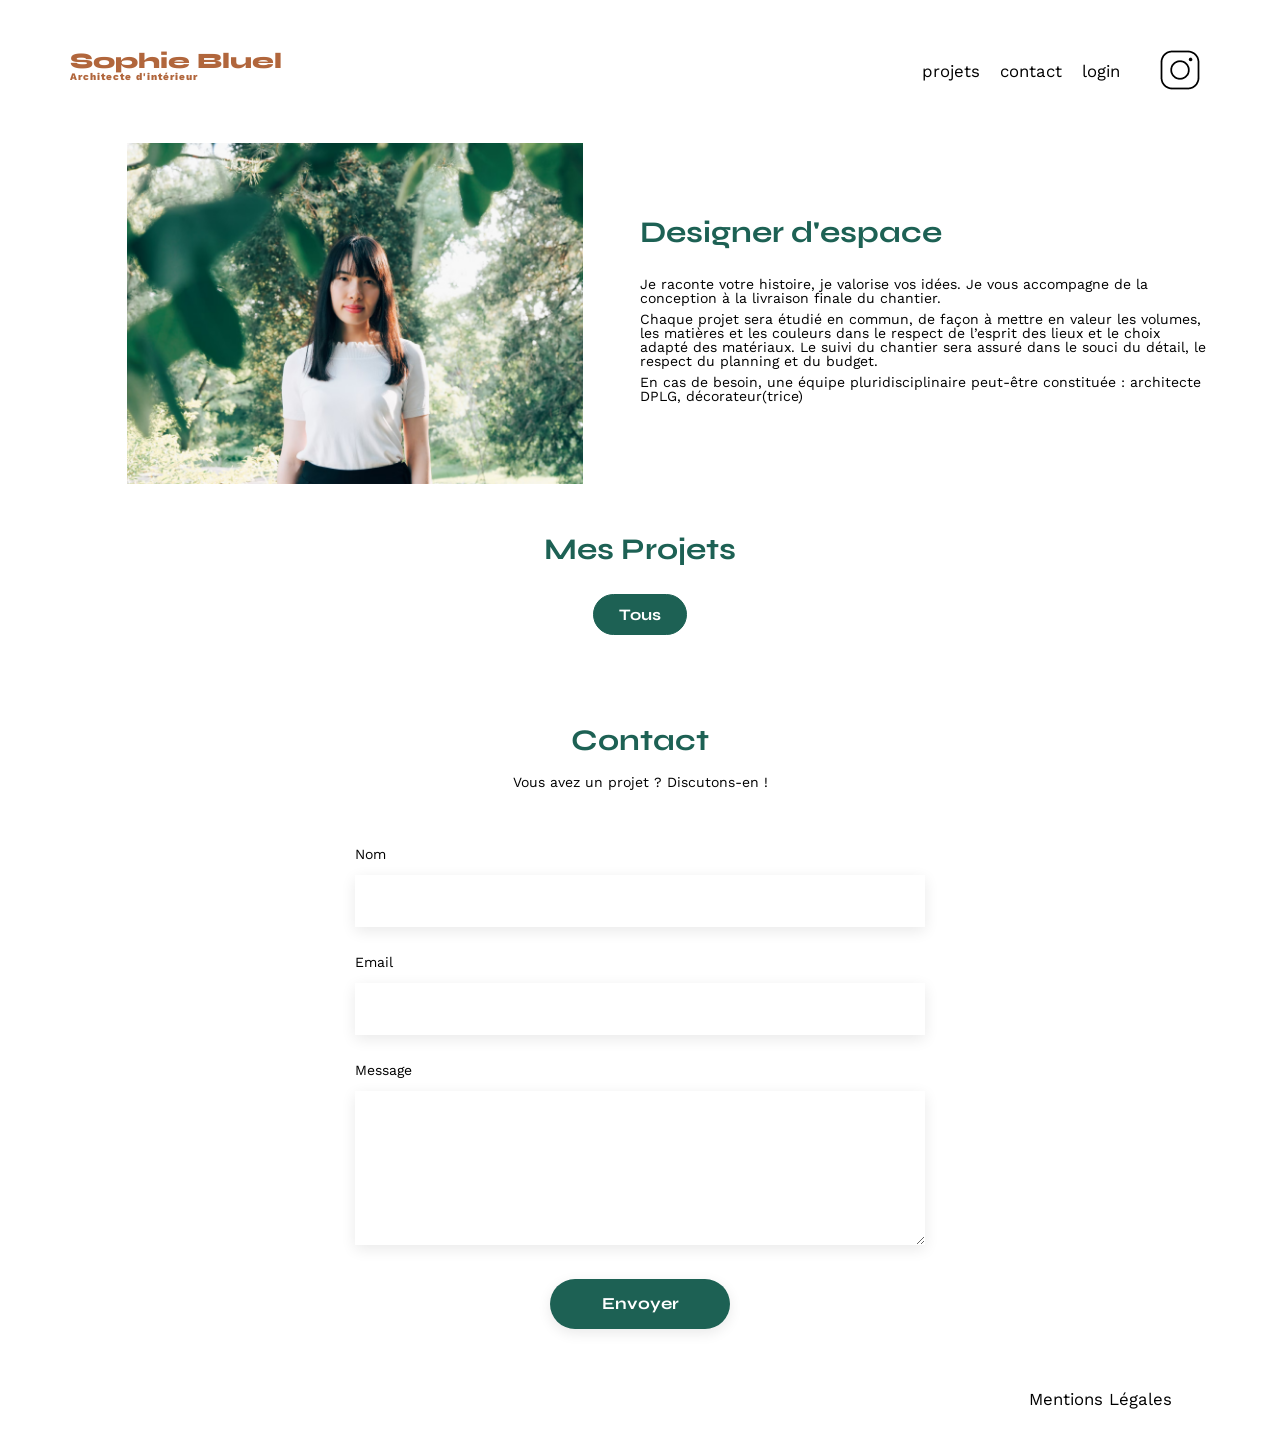
<file: FrontEnd/index.html>
<!DOCTYPE html>
<html lang="fr">
<head>
	<meta charset="UTF-8">
	<title>Sophie Bluel - Architecte d'intérieur</title>
	<meta name="viewport" content="width=device-width, initial-scale=1.0">
	<link rel="preconnect" href="https://fonts.googleapis.com">
	<link rel="preconnect" href="https://fonts.gstatic.com" crossorigin>
	<link href="https://fonts.googleapis.com/css2?family=Syne:wght@700;800&family=Work+Sans&display=swap" rel="stylesheet">
	<link rel="stylesheet" href="https://cdnjs.cloudflare.com/ajax/libs/font-awesome/6.2.1/css/all.min.css" integrity="sha512-MV7K8+y+gLIBoVD59lQIYicR65iaqukzvf/nwasF0nqhPay5w/9lJmVM2hMDcnK1OnMGCdVK+iQrJ7lzPJQd1w==" crossorigin="anonymous" referrerpolicy="no-referrer" />
	<meta name="description" content="">
	<link rel="stylesheet" href="./assets/style.css">
	
</head>
<body>
	<div id="mode_edition_banner" class="user_elements">
		<i class="fa-solid fa-pen-to-square"></i>
		<p>Mode édition</p>
	</div>
	<div class="page-wrapper">
		<header>
			<h1>Sophie Bluel <span>Architecte d'intérieur</span></h1>
			<nav>
				<ul>
					<li>projets</li>
					<li>contact</li>
					<li><a href="pages/login.html" class="guest_elements">login</a></li>
					<li><a href="pages/login.html" id="button_logout" class="user_elements">logout</a></li>
					<li><img src="assets/icons/instagram.png" alt="Instagram"></li>
				</ul>
			</nav>
		</header>
		<main>
			<section id="introduction">
				<figure>
					<img src="./assets/images/sophie-bluel.png" alt="">
				</figure>
				<article>
					<h2>Designer d'espace</h2>
					<p>Je raconte votre histoire, je valorise vos idées. Je vous accompagne de la conception à la livraison finale du chantier.</p>
					<p>Chaque projet sera étudié en commun, de façon à mettre en valeur les volumes, les matières et les couleurs dans le respect de l’esprit des lieux et le choix adapté des matériaux. Le suivi du chantier sera assuré dans le souci du détail, le respect du planning et du budget.</p>
					<p>En cas de besoin, une équipe pluridisciplinaire peut-être constituée : architecte DPLG, décorateur(trice)</p>
				</article>
			</section>
			<section id="portfolio">
				<h2>
					Mes Projets
					<span class="user_elements modifier-link">
						<i class="fa-solid fa-pen-to-square"></i>
						<span>modifier</span>
					</span>
				</h2>
				<div class="filter-group guest_elements">
				
				</div>
				<div class="gallery" id="gallery_container">
				
				</div>
			</section>
			<section id="contact">
				<h2>Contact</h2>
				<p>Vous avez un projet ? Discutons-en !</p>
				<form action="#" method="post">
					<label for="name">Nom</label>
					<input type="text" name="name" id="name">
					<label for="email">Email</label>
					<input type="email" name="email" id="email">
					<label for="message">Message</label>
					<textarea name="message" id="message" cols="30" rows="10"></textarea>
					<input type="submit" value="Envoyer">
				</form>
			</section>
		</main>

		<footer>
			<nav>
				<ul>
					<li>Mentions Légales</li>
				</ul>
			</nav>
		</footer>
	</div>
    <script src="./assets/js/api.js"></script>
	<script src="./assets/js/index.js"></script>
	<script src="./assets/js/filters.js"></script>
	<script src="./assets/js/modal.js"></script>
</body>
</html>
</file>
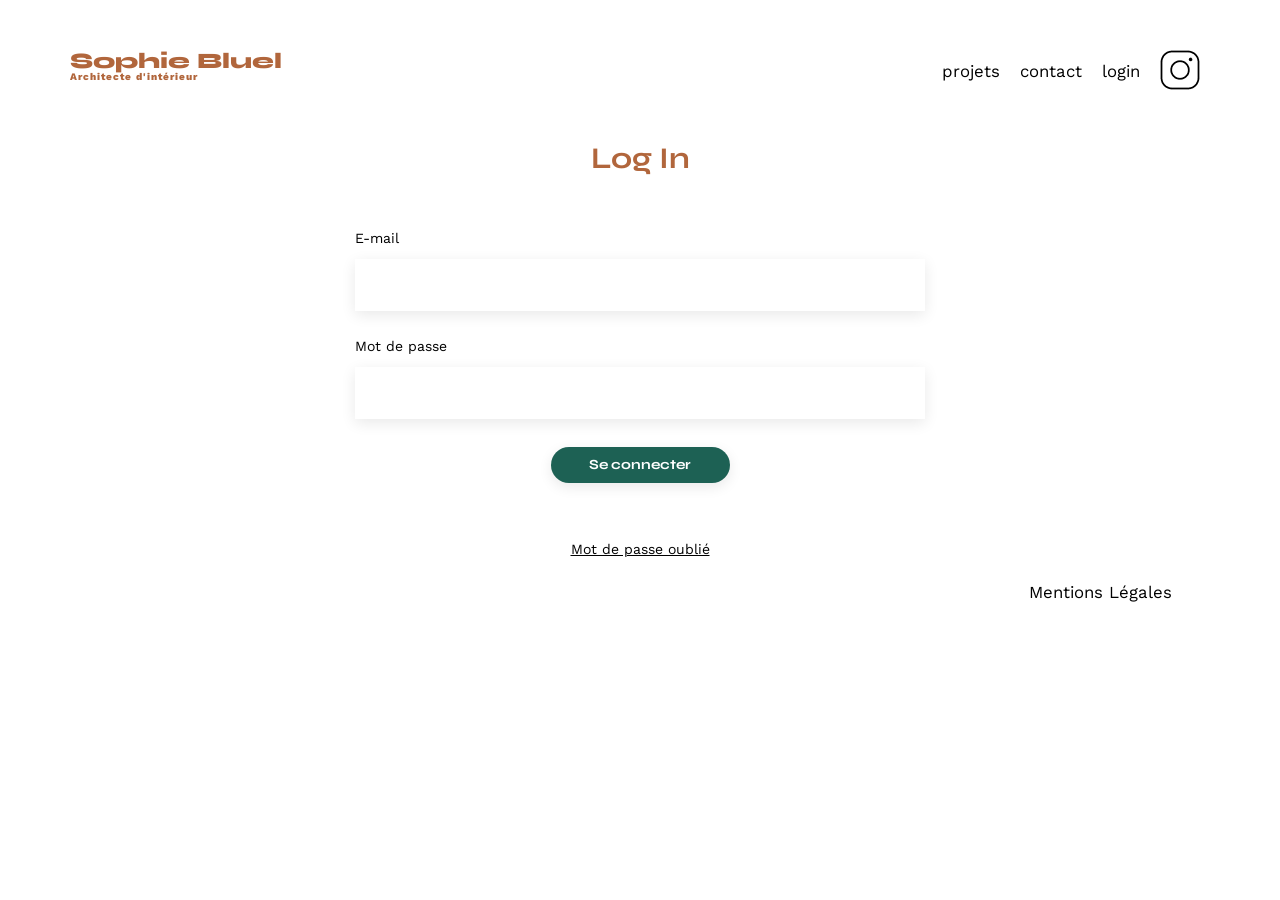
<file: FrontEnd/pages/login.html>
<!DOCTYPE html>
<html lang="fr">
<head>
  <meta charset="UTF-8">
  <title>Sophie Bluel - Architecte d'intérieur</title>
  <meta name="viewport" content="width=device-width, initial-scale=1.0">
  <link rel="preconnect" href="https://fonts.googleapis.com">
  <link rel="preconnect" href="https://fonts.gstatic.com" crossorigin>
  <link href="https://fonts.googleapis.com/css2?family=Syne:wght@700;800&family=Work+Sans&display=swap" rel="stylesheet">
  <meta name="description" content="">
  <link rel="stylesheet" href="../assets/style.css">

</head>
<body>
  <div class="page-wrapper">
    <header>
      <h1>Sophie Bluel <span>Architecte d'intérieur</span></h1>
      <nav>
        <ul>
          <li><a href="../index.html">projets</a></li>
          <li>contact</li>
          <li><a href="login.html">login</a></li>
          <li><img src="/FrontEnd/assets/icons/instagram.png" alt="Instagram"></li>
        </ul>
      </nav>
    </header>
    <main>
      <section id="login_section">
        <h1>Log In</h1>
        <form action="#" method="post" id="login_form">
          <label for="email">E-mail</label>
          <input type="email" name="email" id="email">
          
          <label for="password">Mot de passe</label>
          <input type="password" name="password" id="password">
          <input type="submit" value="Se connecter" id="login_button">
        </form>
        <div id="login_error_container">Erreur dans l’identifiant ou le mot de passe</div>
        <div class="reset-container">
          <a href="#" id="password_reset">Mot de passe oublié</a>
        </div>
      </section>
    </main>
    
    <footer>
      <nav>
        <ul>
          <li>Mentions Légales</li>
        </ul>
      </nav>
    </footer>
  </div>
  <script src="/FrontEnd/assets/js/form.js"></script>
</body>
</html>
</file>
<file: FrontEnd/assets/style.css>
/* http://meyerweb.com/eric/tools/css/reset/
   v2.0 | 20110126
   License: none (public domain)
*/

html, body, div, span, applet, object, iframe,
h1, h2, h3, h4, h5, h6, p, blockquote, pre,
a, abbr, acronym, address, big, cite, code,
del, dfn, em, img, ins, kbd, q, s, samp,
small, strike, strong, sub, sup, tt, var,
b, u, i, center,
dl, dt, dd, ol, ul, li,
fieldset, form, label, legend,
table, caption, tbody, tfoot, thead, tr, th, td,
article, aside, canvas, details, embed,
figure, figcaption, footer, header, hgroup,
menu, nav, output, ruby, section, summary,
time, mark, audio, video {
	margin: 0;
	padding: 0;
	border: 0;
	font-size: 100%;
	font: inherit;
	vertical-align: baseline;
}
/* HTML5 display-role reset for older browsers */
article, aside, details, figcaption, figure,
footer, header, hgroup, menu, nav, section {
	display: block;
}
body {
	line-height: 1;
}
ol, ul {
	list-style: none;
}
blockquote, q {
	quotes: none;
}
blockquote:before, blockquote:after,
q:before, q:after {
	content: '';
	content: none;
}
table {
	border-collapse: collapse;
	border-spacing: 0;
}
/** end reset css**/
body {
	font-family: 'Work Sans' ;
	font-size: 14px;
}

.page-wrapper {
	max-width: 1140px;
	margin: auto;
}

header {
	display: flex;
	justify-content: space-between;
	margin: 50px 0
}
section {
	margin: 50px 0
}

h1{
	display: flex;
	flex-direction: column;
	font-family: 'Syne';
	font-size: 22px;
	font-weight: 800;
	color: #B1663C
}

h1 > span {
	font-family: 'Work Sans';
	font-size:10px;
	letter-spacing: 0.1em;
;
}

h2{
	font-family: 'Syne';
	font-weight: 700;
	font-size: 30px;
	color: #1D6154
}
nav ul {
	display: flex;
	align-items: center;
	list-style-type: none;

}
nav li {
	padding: 0 10px;
	font-size: 1.2em;
}

li:hover {
	color: #B1663C;
}
#introduction {
	display: flex;
	align-items: center;
}
#introduction figure {
	flex: 1
}
#introduction img {
	display: block;
	margin: auto;
	width: 80%;
}

#introduction article {
	flex: 1
}
#introduction h2 {
	margin-bottom: 1em;
}

#introduction p {
	margin-bottom: 0.5em;
}
#portfolio h2 {
	text-align: center;
	margin: 0 auto 1em auto;
	width: max-content;
	position: relative;
}

.gallery {
	width: 100%;
	display: grid;
	grid-template-columns: 1fr 1fr 1fr;
	grid-column-gap: 20px;
	grid-row-gap: 20px;
}

.gallery img {
	width: 100%;

}
#contact, #login_section {
	width: 50%;
	margin: auto;
}
#contact > * , #login_section > *{
	text-align: center;

}
#contact h2, #login_section h2{
	margin-bottom: 20px;
}
#contact form, #login_section form{
	text-align: left;
	margin-top:30px;
	display: flex;
	flex-direction: column;
}

#contact input, #login_section input{
	height: 50px;
	font-size: 1.2em;
	border: none;
	box-shadow: 0px 4px 14px rgba(0, 0, 0, 0.09);
}
#contact label, #login_section label{
	margin: 2em 0 1em 0;
}
#contact textarea {
	border: none;
	box-shadow: 0px 4px 14px rgba(0, 0, 0, 0.09);
}

input[type="submit"]{
	font-family: 'Syne';
	font-weight: 700;
	color: white;
	background-color: #1D6154;
	margin : 2em auto ;
	width: 180px;
	text-align: center;
	border-radius: 60px ;
}

footer nav ul {
	display: flex;
	justify-content: flex-end;
	margin: 2em
}



/*USER STYLE*/

a{
	text-decoration: none;
	color: inherit;
}

.filter-group {
	display: flex;
	justify-content: center;
	gap: 15px;
	margin: 20px 0 40px 0;
}

.filter-btn {
	font-family: 'Syne', sans-serif;
	font-weight: 700;
	font-size: 16px;
	color: #1D6154;
	background-color: #FFFFFF;
	border: 1px solid #1D6154;
	border-radius: 60px;
	padding: 10px 25px;
	cursor: pointer;
	transition: all 0.2s ease;
}

.filter-btn:hover {
	background-color: #1D6154;
	color: #FFFFFF;
}

.filter-btn.active {
	background-color: #1D6154;
	color: #FFFFFF;
}


#login_section h1{
	font-weight: 700;
	font-size: 30px;
}

#login_section input[type=submit]{
	width: 179px;
	height: 36px;
	box-sizing: border-box;
	font-size: 14px;
}

.reset-container {
	text-align: center;
	width: 100%;
	margin-top: 15px;
}

#password_reset {
	text-decoration: underline;
	color: inherit;
}

#login_error_container{
	display: flex;
	margin-top: 1rem;
	background-color: beige;
	border-radius: 15px;
	justify-content: center;
	overflow: hidden;
	height: 0;
	transition: all 0.3s ease-out;
}

#login_button{
	transition: opacity 0.2s ease-in;
}

#password_reset{
	transition: all 1s ease-in ;
}

#login_button:disabled{
	opacity: 0.4;
}


#mode_edition_banner{
	display: flex;
	height: 59px;
	width: 100%;
	background-color: black;
	color: white;
	justify-content: center;
	align-items: center;
	gap: 21px;
}

#mode_edition_banner i {
	color: white;
}

.user_elements{

}

.guest_elements{

}

.modifier-link {
	position: absolute;
	left: 100%;
	bottom: 3px;
	white-space: nowrap;
	font-family: 'Work Sans', sans-serif;
	font-size: 14px;
	font-weight: 400;
	color: #000000;
	margin-left: 20px;
	cursor: pointer;
}

.modifier-link i {
	margin-right: 5px;
}

.modifier-link:hover {
	color: #B1663C;
}

/* Modal styles */

.modal {
    display: none;
    position: fixed;
    z-index: 1000;
    left: 0;
    top: 0;
    width: 100%;
    height: 100%;
    overflow: auto;
    background-color: rgba(0,0,0,0.4);
    justify-content: center;
    align-items: center;
}

.modal-content {
    background-color: #fefefe;
    padding: 20px;
    border-radius: 10px;
    width: 630px;
    height: 688px;
    box-sizing: border-box;
    display: flex;
    flex-direction: column;
    align-items: center;
    position: relative;
}

.close-button {
    color: #000;
    font-size: 28px;
    font-weight: bold;
    position: absolute;
    top: 15px;
    right: 25px;
    cursor: pointer;
}

.close-button:hover,
.close-button:focus {
    color: black;
    text-decoration: none;
    cursor: pointer;
}

.back-button {
    color: #000;
    font-size: 21px;
    position: absolute;
    top: 20px;
    left: 25px;
    cursor: pointer;
}

.back-button:hover {
    color: #B1663C;
}

.modal-content h2 {
    font-family: 'Work Sans', sans-serif;
    font-size: 26px;
    font-weight: 400;
    margin-top: 40px;
    margin-bottom: 40px;
    color: #000;
}

.modal-gallery {
    display: flex;
    flex-wrap: wrap;
    gap: 10px;
    width: 80%;
    justify-content: flex-start;
    overflow-y: auto;
    flex-grow: 1;
    align-content: flex-start;
}

.modal-gallery::-webkit-scrollbar {
    width: 0px;
    background: transparent;
}

.modal-image-container {
    position: relative;
    width: 77px;
    height: 103px;
}

.modal-image-container img {
    width: 100%;
    height: 100%;
    object-fit: cover;
}

.trash-icon-background {
    position: absolute;
    top: 5px;
    right: 5px;
    width: 17px;
    height: 17px;
    background-color: black;
    border-radius: 2px;
    display: flex;
    justify-content: center;
    align-items: center;
    cursor: pointer;
}

.trash-icon-background i {
    color: white;
    font-size: 11px;
}

.modal-content hr {
    width: 80%;
    border: none;
    border-top: 1px solid #B3B3B3;
    margin-top: 30px;
    margin-bottom: 30px;
}

.add-photo-button {
    font-family: 'Syne', sans-serif;
    font-weight: 700;
    font-size: 14px;
    color: white;
    background-color: #1D6154;
    border: none;
    border-radius: 60px;
    width: 237px;
    height: 36px;
    cursor: pointer;
    margin-bottom: 40px;
}

/* Add photo form styles */
#add-photo-form {
    width: 80%;
    display: flex;
    flex-direction: column;
    align-items: center;
    flex-grow: 1;
}

.add-photo-area {
    width: 100%;
    background-color: #E8F1F6;
    border-radius: 3px;
    display: flex;
    flex-direction: column;
    align-items: center;
    justify-content: center;
    height: 169px;
    margin-bottom: 30px;
    position: relative;
    overflow: hidden;
}

.add-photo-area i {
    font-size: 76px;
    color: #B9C5CC;
    margin-bottom: 10px;
}

.add-photo-btn {
    background-color: #C8D6DC;
    color: #306685;
    border-radius: 50px;
    padding: 10px 30px;
    cursor: pointer;
    font-weight: 500;
    margin-bottom: 5px;
}

.add-photo-area p {
    font-size: 10px;
    color: #444444;
}

.add-photo-area img.preview {
    position: absolute;
    top: 0;
    left: 0;
    width: 100%;
    height: 100%;
    object-fit: contain;
    background-color: #E8F1F6;
    display: none;
}

.input-group {
    width: 100%;
    display: flex;
    flex-direction: column;
    margin-bottom: 20px;
}

.input-group label {
    font-weight: 500;
    margin-bottom: 10px;
    color: #3D3D3D;
}

.input-group input,
.input-group select {
    height: 51px;
    border: none;
    box-shadow: 0px 4px 14px rgba(0, 0, 0, 0.09);
    padding: 0 15px;
    font-size: 14px;
    background-color: white;
}

.input-group select {
    appearance: none;
    -webkit-appearance: none;
    -moz-appearance: none;
    background-image: url('data:image/svg+xml;utf8,<svg width="12" height="8" viewBox="0 0 12 8" fill="none" xmlns="http://www.w3.org/2000/svg"><path d="M1 1.5L6 6.5L11 1.5" stroke="%23000000" stroke-width="2" stroke-linecap="round" stroke-linejoin="round"/></svg>');
    background-repeat: no-repeat;
    background-position: right 15px center;
}

.valider-button {
    font-family: 'Syne', sans-serif;
    font-weight: 700;
    font-size: 14px;
    color: white;
    background-color: #1D6154;
    border: none;
    border-radius: 60px;
    width: 237px;
    height: 36px;
    cursor: pointer;
    margin-bottom: 40px;
}

.valider-button:disabled {
    background-color: #A7A7A7;
    cursor: default;
}
</file>
